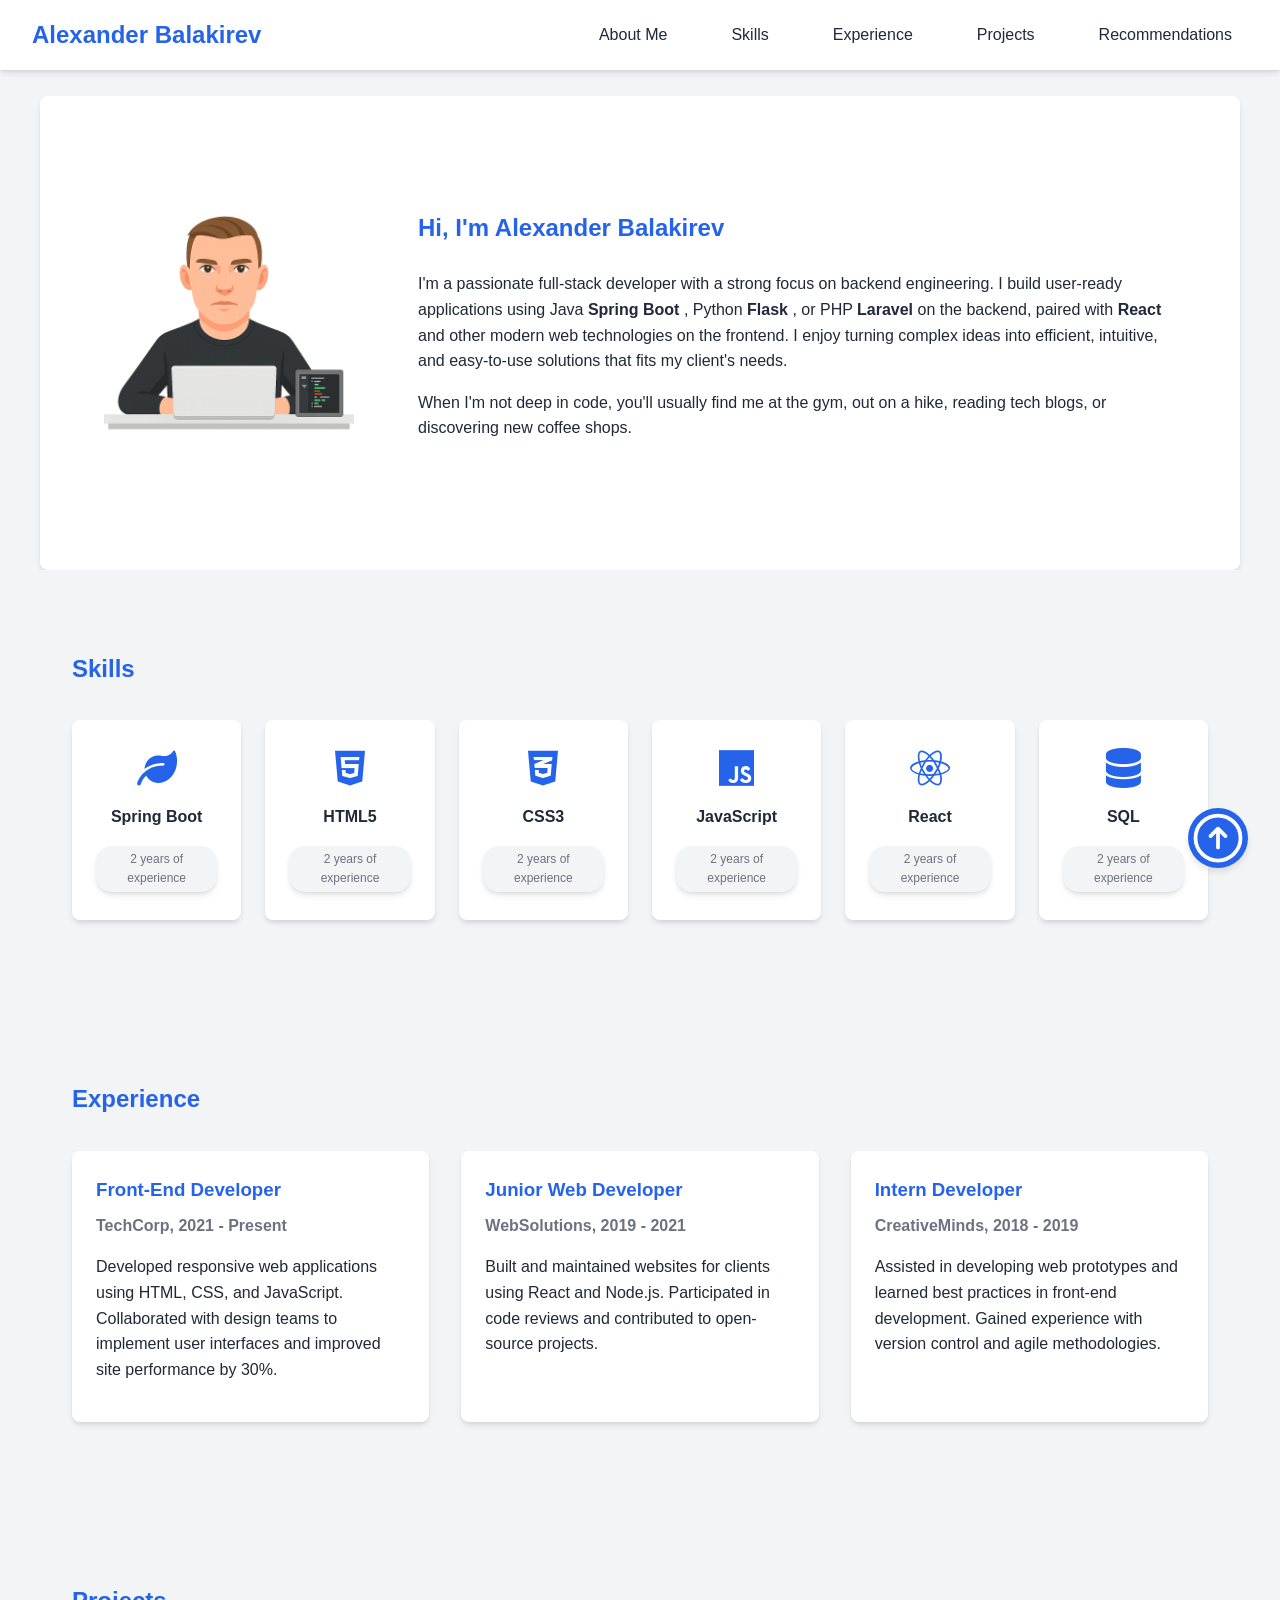
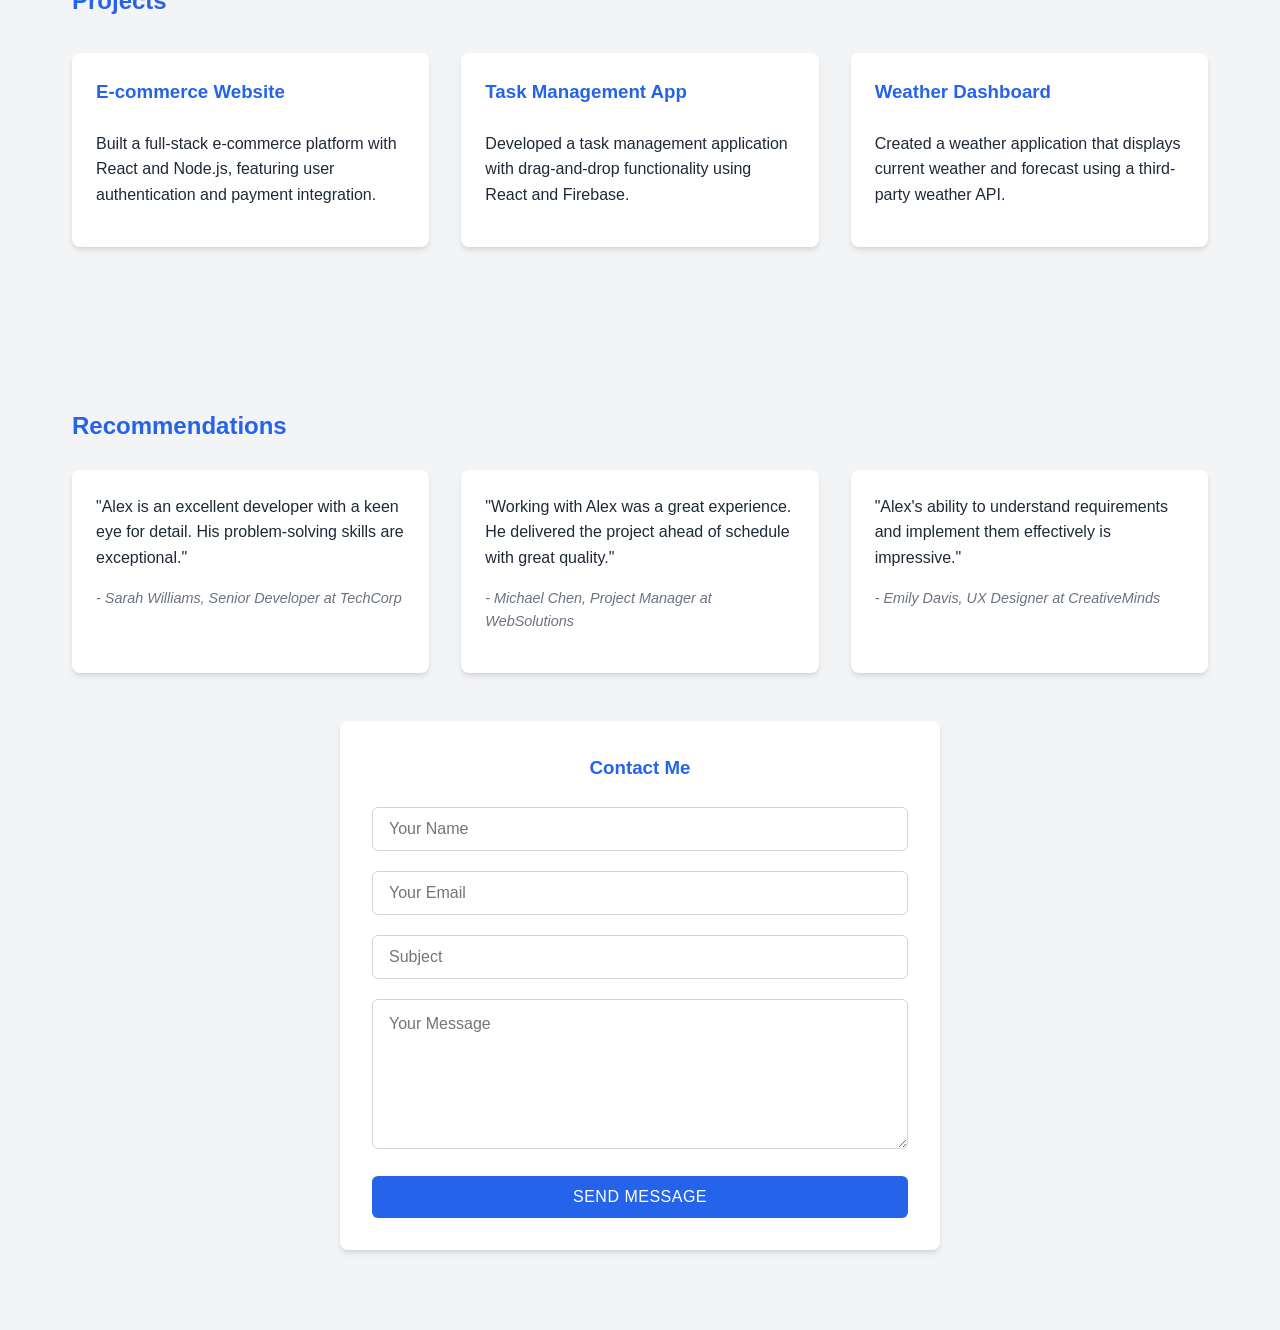
<file: index.html>
<!DOCTYPE html>
<html lang="en">
  <head>
    <meta charset="UTF-8" />
    <meta name="viewport" content="width=device-width, initial-scale=1.0" />
    <title>Alex Portfolio</title>
    <link
      rel="stylesheet"
      href="https://cdnjs.cloudflare.com/ajax/libs/font-awesome/6.0.0-beta3/css/all.min.css" />
    <link rel="stylesheet" href="styles.css" />
  </head>

  <body>
    <!-- Navigation -->
    <nav id="navbar">
      <div class="name">Alexander Balakirev</div>
      <ul>
        <li><a href="#about">About Me</a></li>
        <li><a href="#skills">Skills</a></li>
        <li><a href="#experience">Experience</a></li>
        <li><a href="#projects">Projects</a></li>
        <li><a href="#recommendations">Recommendations</a></li>
      </ul>
    </nav>

    <!-- About Section -->
    <section id="about" class="section">
      <div class="about-content">
        <img src="img/Aatar.png" alt="Alex Johnson" class="profile-img" />
        <div class="about-text">
          <h1>Hi, I'm Alexander Balakirev</h1>
          <p>
            I'm a passionate full-stack developer with a strong focus on backend engineering. I
            build user-ready applications using Java
            <b>Spring Boot</b>
            , Python
            <b>Flask</b>
            , or PHP
            <b>Laravel</b>
            on the backend, paired with
            <b>React</b>
            and other modern web technologies on the frontend. I enjoy turning complex ideas into
            efficient, intuitive, and easy-to-use solutions that fits my client's needs.
          </p>
          <p>
            When I'm not deep in code, you'll usually find me at the gym, out on a hike, reading
            tech blogs, or discovering new coffee shops.
          </p>
        </div>
      </div>
    </section>

    <!-- Skills Section -->
    <section id="skills" class="section">
      <h2>Skills</h2>
      <div class="skills-container">
        <div class="skill">
          <i class="fas fa-leaf"></i>
          <span class="skill-name">Spring Boot</span>
          <span class="experience">2 years of experience</span>
        </div>
        <div class="skill">
          <i class="fab fa-html5"></i>
          <span class="skill-name">HTML5</span>
          <span class="experience">2 years of experience</span>
        </div>
        <div class="skill">
          <i class="fab fa-css3-alt"></i>
          <span>CSS3</span>
          <span class="experience">2 years of experience</span>
        </div>
        <div class="skill">
          <i class="fab fa-js"></i>
          <span>JavaScript</span>
          <span class="experience">2 years of experience</span>
        </div>
        <div class="skill">
          <i class="fab fa-react"></i>
          <span>React</span>
          <span class="experience">2 years of experience</span>
        </div>
        <div class="skill">
          <i class="fas fa-database"></i>
          <span>SQL</span>
          <span class="experience">2 years of experience</span>
        </div>
      </div>
    </section>

    <!-- Experience Section -->
    <section id="experience" class="section">
      <h2>Experience</h2>
      <div class="experience-container">
        <div class="experience">
          <h3>Front-End Developer</h3>
          <p>TechCorp, 2021 - Present</p>
          <p>
            Developed responsive web applications using HTML, CSS, and JavaScript. Collaborated with
            design teams to implement user interfaces and improved site performance by 30%.
          </p>
        </div>
        <div class="experience">
          <h3>Junior Web Developer</h3>
          <p>WebSolutions, 2019 - 2021</p>
          <p>
            Built and maintained websites for clients using React and Node.js. Participated in code
            reviews and contributed to open-source projects.
          </p>
        </div>
        <div class="experience">
          <h3>Intern Developer</h3>
          <p>CreativeMinds, 2018 - 2019</p>
          <p>
            Assisted in developing web prototypes and learned best practices in front-end
            development. Gained experience with version control and agile methodologies.
          </p>
        </div>
      </div>
    </section>

    <!-- Projects Section -->
    <section id="projects" class="section">
      <h2>Projects</h2>
      <div class="projects-container">
        <div class="project">
          <h3>E-commerce Website</h3>
          <p>
            Built a full-stack e-commerce platform with React and Node.js, featuring user
            authentication and payment integration.
          </p>
        </div>
        <div class="project">
          <h3>Task Management App</h3>
          <p>
            Developed a task management application with drag-and-drop functionality using React and
            Firebase.
          </p>
        </div>
        <div class="project">
          <h3>Weather Dashboard</h3>
          <p>
            Created a weather application that displays current weather and forecast using a
            third-party weather API.
          </p>
        </div>
      </div>
    </section>

    <!-- Recommendations Section -->
    <section id="recommendations" class="section">
      <h2>Recommendations</h2>
      <div class="recommendations-container" id="recommendations-list">
        <div class="recommendation">
          <p>
            "Alex is an excellent developer with a keen eye for detail. His problem-solving skills
            are exceptional."
          </p>
          <p class="recommender">- Sarah Williams, Senior Developer at TechCorp</p>
        </div>
        <div class="recommendation">
          <p>
            "Working with Alex was a great experience. He delivered the project ahead of schedule
            with great quality."
          </p>
          <p class="recommender">- Michael Chen, Project Manager at WebSolutions</p>
        </div>
        <div class="recommendation">
          <p>
            "Alex's ability to understand requirements and implement them effectively is
            impressive."
          </p>
          <p class="recommender">- Emily Davis, UX Designer at CreativeMinds</p>
        </div>
      </div>

      <!-- Contact Form -->
      <div class="contact-form">
        <h3>Contact Me</h3>
        <form id="contactForm" onsubmit="sendEmail(event)">
          <div class="form-group">
            <input type="text" id="contactName" name="name" placeholder="Your Name" required />
          </div>
          <div class="form-group">
            <input type="email" id="email" name="email" placeholder="Your Email" required />
          </div>
          <div class="form-group">
            <input type="text" id="subject" name="subject" placeholder="Subject" required />
          </div>
          <div class="form-group">
            <textarea id="contactMessage" name="message" placeholder="Your Message" required></textarea>
          </div>
          <button type="submit" class="submit-btn">Send Message</button>
        </form>
      </div>
    </section>

    <!-- Popup -->
    <div id="popup" class="popup">
      <p>Thank you for your recommendation!</p>
      <button id="popup-btn" class="popup-btn">OK</button>
    </div>

    <!-- Home Icon -->
    <a href="#navbar" class="home-icon">
      <svg
        xmlns="http://www.w3.org/2000/svg"
        fill="none"
        viewBox="0 0 24 24"
        stroke-width="1.5"
        stroke="white"
        width="63px">
        <path
          stroke-linecap="round"
          stroke-linejoin="round"
          d="M15 11.25l-3-3m0 0l-3 3m3-3v7.5M21 12a9 9 0 11-18 0 9 9 0 0118 0z" />
      </svg>
    </a>

    <script src="script.js"></script>
  </body>
</html>
</file>
<file: styles.css>
/* Global Styles */
:root {
  --primary-color: #2563eb;
  --secondary-color: #1e40af;
  --text-color: #1f2937;
  --light-gray: #f3f4f6;
  --white: #ffffff;
  --shadow: 0 4px 6px -1px rgba(0, 0, 0, 0.1), 0 2px 4px -1px rgba(0, 0, 0, 0.06);
}

* {
  margin: 0;
  padding: 0;
  box-sizing: border-box;
  font-family: "Segoe UI", Tahoma, Geneva, Verdana, sans-serif;
}

body {
  line-height: 1.6;
  color: var(--text-color);
  background-color: var(--light-gray);
}

a {
  text-decoration: none;
  color: inherit;
}

.section {
  padding: 5rem 2rem;
  max-width: 1200px;
  margin: 0 auto;
}

h1,
h2,
h3 {
  margin-bottom: 1.5rem;
  color: var(--primary-color);
}

p {
  margin-bottom: 1rem;
}

/* Navigation */
#navbar {
  display: flex;
  justify-content: space-between;
  align-items: center;
  padding: 1rem 2rem;
  background-color: var(--white);
  box-shadow: var(--shadow);
  position: fixed;
  width: 100%;
  top: 0;
  z-index: 1000;
}

.name {
  font-size: 1.5rem;
  font-weight: bold;
  color: var(--primary-color);
}

#navbar ul {
  display: flex;
  list-style: none;
  gap: 2rem;
}

#navbar a {
  padding: 0.5rem 1rem;
  border-radius: 0.25rem;
  transition: all 0.3s ease;
  font-weight: 500;
}

#navbar a:hover {
  color: var(--primary-color);
  text-decoration: underline;
  text-underline-offset: 0.5rem;
}

/* About Section */
#about {
  margin-top: 6em;
  background-color: var(--white);
  border-radius: 0.5rem;
  box-shadow: var(--shadow);
}

.about-content {
  display: flex;
  align-items: flex-start;
  gap: 2rem;
  flex-wrap: nowrap;
  align-items: center;
  padding: 2rem;
}

.profile-img {
  width: 250px;
  height: 250px;
  object-fit: cover;
  border: none;
  border-radius: 0;
  margin-right: 2rem;
}

.about-text {
  flex: 1;
  min-width: 300px;
}

/* Skills Section */
#skills {
  background-color: var(--light-gray);
}

.skills-container {
  display: grid;
  grid-template-columns: repeat(auto-fill, minmax(150px, 1fr));
  gap: 1.5rem;
  margin-top: 2rem;
  align-items: start;
}

/* Updated Skill Card */
.skill {
  background: var(--white);
  padding: 1.5rem;
  border-radius: 0.5rem;
  text-align: center;
  box-shadow: var(--shadow);
  display: flex;
  flex-direction: column;
  align-items: center;
  justify-content: center;
  min-height: 200px;
}

.skill:hover {
  box-shadow: 0 10px 20px rgba(0, 0, 0, 0.1);
  cursor: pointer;
}

/* Icon styling */
.skill i {
  font-size: 2.5rem;
  color: var(--primary-color);
  margin-bottom: 1rem;
  display: block;
}

/* Skill name */
.skill span:first-of-type {
  display: block;
  font-weight: 600;
  margin-bottom: 0.5rem;
  color: var(--text-color);
}

/* Experience badge */
.skill .experience {
  display: inline-block;
  font-size: 0.75rem;
  color: #6b7280;
  background-color: #f3f4f6;
  padding: 0.25rem 0.75rem;
  border-radius: 1rem;
  margin-top: 0.5rem;
}

/* Experience Section */
.experience-container {
  display: grid;
  grid-template-columns: repeat(auto-fill, minmax(300px, 1fr));
  gap: 2rem;
  margin-top: 2rem;
}

.experience {
  background: var(--white);
  padding: 1.5rem;
  border-radius: 0.5rem;
  box-shadow: var(--shadow);
  transition: transform 0.3s ease;
}

.experience:hover {
  transform: translateY(-5px);
}

.experience h3 {
  margin-bottom: 0.5rem;
  color: var(--primary-color);
}

.experience p:first-of-type {
  font-weight: 600;
  color: #6b7280;
  margin-bottom: 1rem;
}

/* Projects Section */
.projects-container {
  display: grid;
  grid-template-columns: repeat(auto-fill, minmax(300px, 1fr));
  gap: 2rem;
  margin-top: 2rem;
}

.project {
  background: var(--white);
  padding: 1.5rem;
  border-radius: 0.5rem;
  box-shadow: var(--shadow);
  transition: transform 0.3s ease;
}

.project:hover {
  transform: translateY(-5px);
}

/* Recommendations Section */
#recommendations {
  background-color: var(--light-gray);
}

.recommendations-container {
  display: grid;
  grid-template-columns: repeat(auto-fill, minmax(300px, 1fr));
  gap: 2rem;
  margin-bottom: 3rem;
}

.recommendation {
  background: var(--white);
  padding: 1.5rem;
  border-radius: 0.5rem;
  box-shadow: var(--shadow);
  position: relative;
}

.recommender {
  font-style: italic;
  color: #6b7280;
  margin-top: 1rem;
  font-size: 0.9rem;
}

/* Contact Form */
.contact-form {
  max-width: 600px;
  margin: 2rem auto 0;
  background: var(--white);
  padding: 2rem;
  border-radius: 0.5rem;
  box-shadow: var(--shadow);
}

.contact-form h3 {
  text-align: center;
  margin-bottom: 1.5rem;
  color: var(--primary-color);
}

.form-group {
  margin-bottom: 1.25rem;
}

.contact-form input,
.contact-form textarea {
  width: 100%;
  padding: 0.75rem 1rem;
  border: 1px solid #d1d5db;
  border-radius: 0.375rem;
  font-size: 1rem;
  transition: border-color 0.3s ease, box-shadow 0.3s ease;
  font-family: inherit;
}

.contact-form input:focus,
.contact-form textarea:focus {
  outline: none;
  border-color: var(--primary-color);
  box-shadow: 0 0 0 3px rgba(37, 99, 235, 0.1);
}

.contact-form textarea {
  min-height: 150px;
  resize: vertical;
  line-height: 1.5;
}

.submit-btn {
  background-color: var(--primary-color);
  color: white;
  padding: 0.75rem 1.5rem;
  border: none;
  border-radius: 0.375rem;
  cursor: pointer;
  font-size: 1rem;
  font-weight: 500;
  transition: all 0.3s ease;
  width: 100%;
  text-transform: uppercase;
  letter-spacing: 0.5px;
}

.submit-btn:hover {
  background-color: var(--secondary-color);
  transform: translateY(-1px);
  box-shadow: 0 4px 6px -1px rgba(0, 0, 0, 0.1), 0 2px 4px -1px rgba(0, 0, 0, 0.06);
}

.submit-btn:active {
  transform: translateY(0);
}

/* Home Icon */
.home-icon {
  position: fixed;
  bottom: 2rem;
  right: 2rem;
  background-color: var(--primary-color);
  width: 60px;
  height: 60px;
  border-radius: 50%;
  display: flex;
  align-items: center;
  justify-content: center;
  box-shadow: 0 4px 6px rgba(0, 0, 0, 0.1);
  transition: all 0.3s ease;
  z-index: 1000;
}

.home-icon:hover {
  background-color: var(--secondary-color);
  transform: translateY(-3px);
}

/* Popup */
.popup {
  display: none;
  position: fixed;
  top: 50%;
  left: 50%;
  transform: translate(-50%, -50%);
  background-color: var(--white);
  padding: 2rem;
  border-radius: 0.5rem;
  box-shadow: 0 10px 30px rgba(0, 0, 0, 0.3);
  z-index: 2000;
  text-align: center;
  min-width: 300px;
  border: 2px solid var(--primary-color);
}

.popup.show {
  display: block;
}

.popup p {
  font-size: 1.1rem;
  color: var(--text-color);
  margin: 0 0 1rem 0;
}

.popup-btn {
  background-color: var(--primary-color);
  color: white;
  padding: 0.75rem 1.5rem;
  border: none;
  border-radius: 0.25rem;
  cursor: pointer;
  font-size: 1rem;
  transition: background-color 0.3s ease;
}

.popup-btn:hover {
  background-color: var(--secondary-color);
}

.home-icon:hover {
  transform: translateY(-3px);
  box-shadow: 0 6px 8px rgba(0, 0, 0, 0.15);
  background-color: var(--secondary-color);
}

/* Responsive Design */
@media (max-width: 768px) {
  #navbar {
    flex-direction: column;
    padding: 1rem;
  }

  #navbar ul {
    margin-top: 1rem;
    flex-wrap: wrap;
    justify-content: center;
  }

  .about-content {
    flex-direction: column;
    text-align: center;
  }

  .profile-img {
    margin: 0 auto;
  }

  .skills-container,
  .experience-container,
  .projects-container,
  .recommendations-container {
    grid-template-columns: 1fr;
  }
}
</file>
